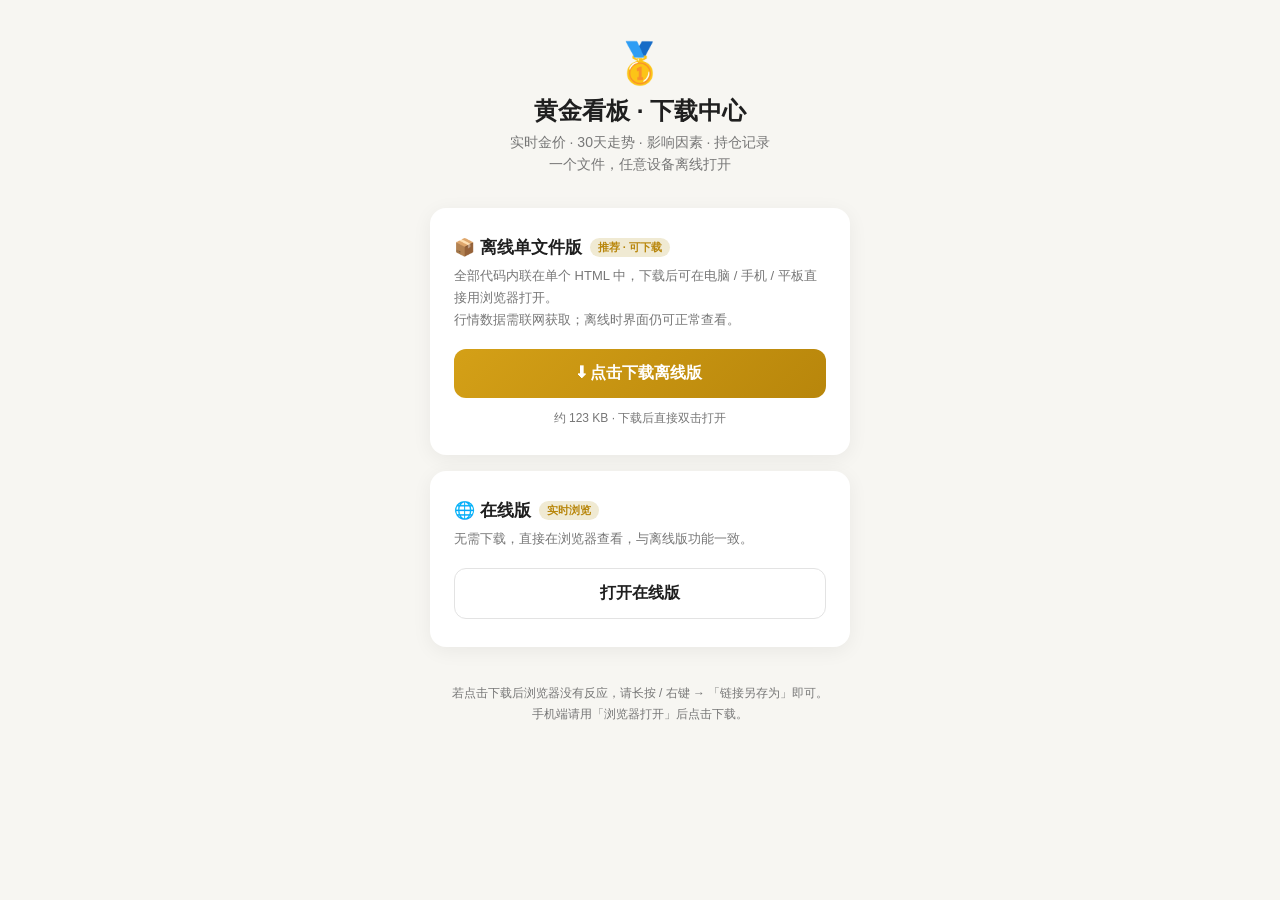
<file: download.html>
<!DOCTYPE html>
<html lang="zh-CN">
<head>
<meta charset="UTF-8">
<meta name="viewport" content="width=device-width, initial-scale=1.0">
<title>黄金看板 · 下载中心</title>
<style>
  :root {
    --gold: #d4a017;
    --gold-dark: #b8860b;
    --bg: #f7f6f2;
    --card: #ffffff;
    --text: #1f1f1f;
    --muted: #777;
  }
  * { box-sizing: border-box; margin: 0; padding: 0; }
  body {
    font-family: -apple-system, BlinkMacSystemFont, "PingFang SC", "Microsoft YaHei", sans-serif;
    background: var(--bg);
    color: var(--text);
    min-height: 100vh;
    display: flex;
    flex-direction: column;
    align-items: center;
    padding: 40px 16px;
  }
  .logo { font-size: 40px; margin-bottom: 8px; }
  h1 { font-size: 24px; margin-bottom: 4px; }
  .sub { color: var(--muted); font-size: 14px; margin-bottom: 32px; text-align: center; line-height: 1.6; }
  .card {
    background: var(--card);
    border-radius: 16px;
    box-shadow: 0 4px 20px rgba(0,0,0,.06);
    padding: 28px 24px;
    width: 100%;
    max-width: 420px;
    margin-bottom: 16px;
  }
  .card h2 { font-size: 17px; margin-bottom: 6px; display: flex; align-items: center; gap: 8px; }
  .card .desc { font-size: 13px; color: var(--muted); line-height: 1.7; margin-bottom: 18px; }
  .badge {
    display: inline-block; font-size: 11px; padding: 2px 8px; border-radius: 20px;
    background: #f0ead3; color: var(--gold-dark); font-weight: 600; vertical-align: middle;
  }
  .btn {
    display: block; text-align: center; text-decoration: none; border-radius: 12px;
    padding: 14px 16px; font-size: 16px; font-weight: 600; transition: .2s;
  }
  .btn-download {
    background: linear-gradient(135deg, var(--gold), var(--gold-dark));
    color: #fff;
  }
  .btn-download:hover { filter: brightness(1.05); transform: translateY(-1px); }
  .btn-line {
    background: #fff; color: var(--text); border: 1px solid #e3e3e3;
  }
  .btn-line:hover { border-color: var(--gold); color: var(--gold-dark); }
  .note { font-size: 12px; color: var(--muted); text-align: center; line-height: 1.7; margin-top: 20px; }
  .file-info { font-size: 12px; color: var(--muted); margin-top: 12px; text-align: center; }
  .file-info b { color: var(--gold-dark); }
</style>
</head>
<body>
  <div class="logo">🥇</div>
  <h1>黄金看板 · 下载中心</h1>
  <div class="sub">实时金价 · 30天走势 · 影响因素 · 持仓记录<br>一个文件，任意设备离线打开</div>

  <div class="card">
    <h2>📦 离线单文件版 <span class="badge">推荐 · 可下载</span></h2>
    <div class="desc">
      全部代码内联在单个 HTML 中，下载后可在电脑 / 手机 / 平板直接用浏览器打开。
      <br>行情数据需联网获取；离线时界面仍可正常查看。
    </div>
    <a class="btn btn-download" href="gold-app-standalone.html" download="黄金看板_单文件便携版.html">⬇ 点击下载离线版</a>
    <div class="file-info">约 123 KB · 下载后直接双击打开</div>
  </div>

  <div class="card">
    <h2>🌐 在线版 <span class="badge">实时浏览</span></h2>
    <div class="desc">
      无需下载，直接在浏览器查看，与离线版功能一致。
    </div>
    <a class="btn btn-line" href="gold-local.html">打开在线版</a>
  </div>

  <div class="note">
    若点击下载后浏览器没有反应，请长按 / 右键 → 「链接另存为」即可。<br>
    手机端请用「浏览器打开」后点击下载。
  </div>
</body>
</html>
</file>
